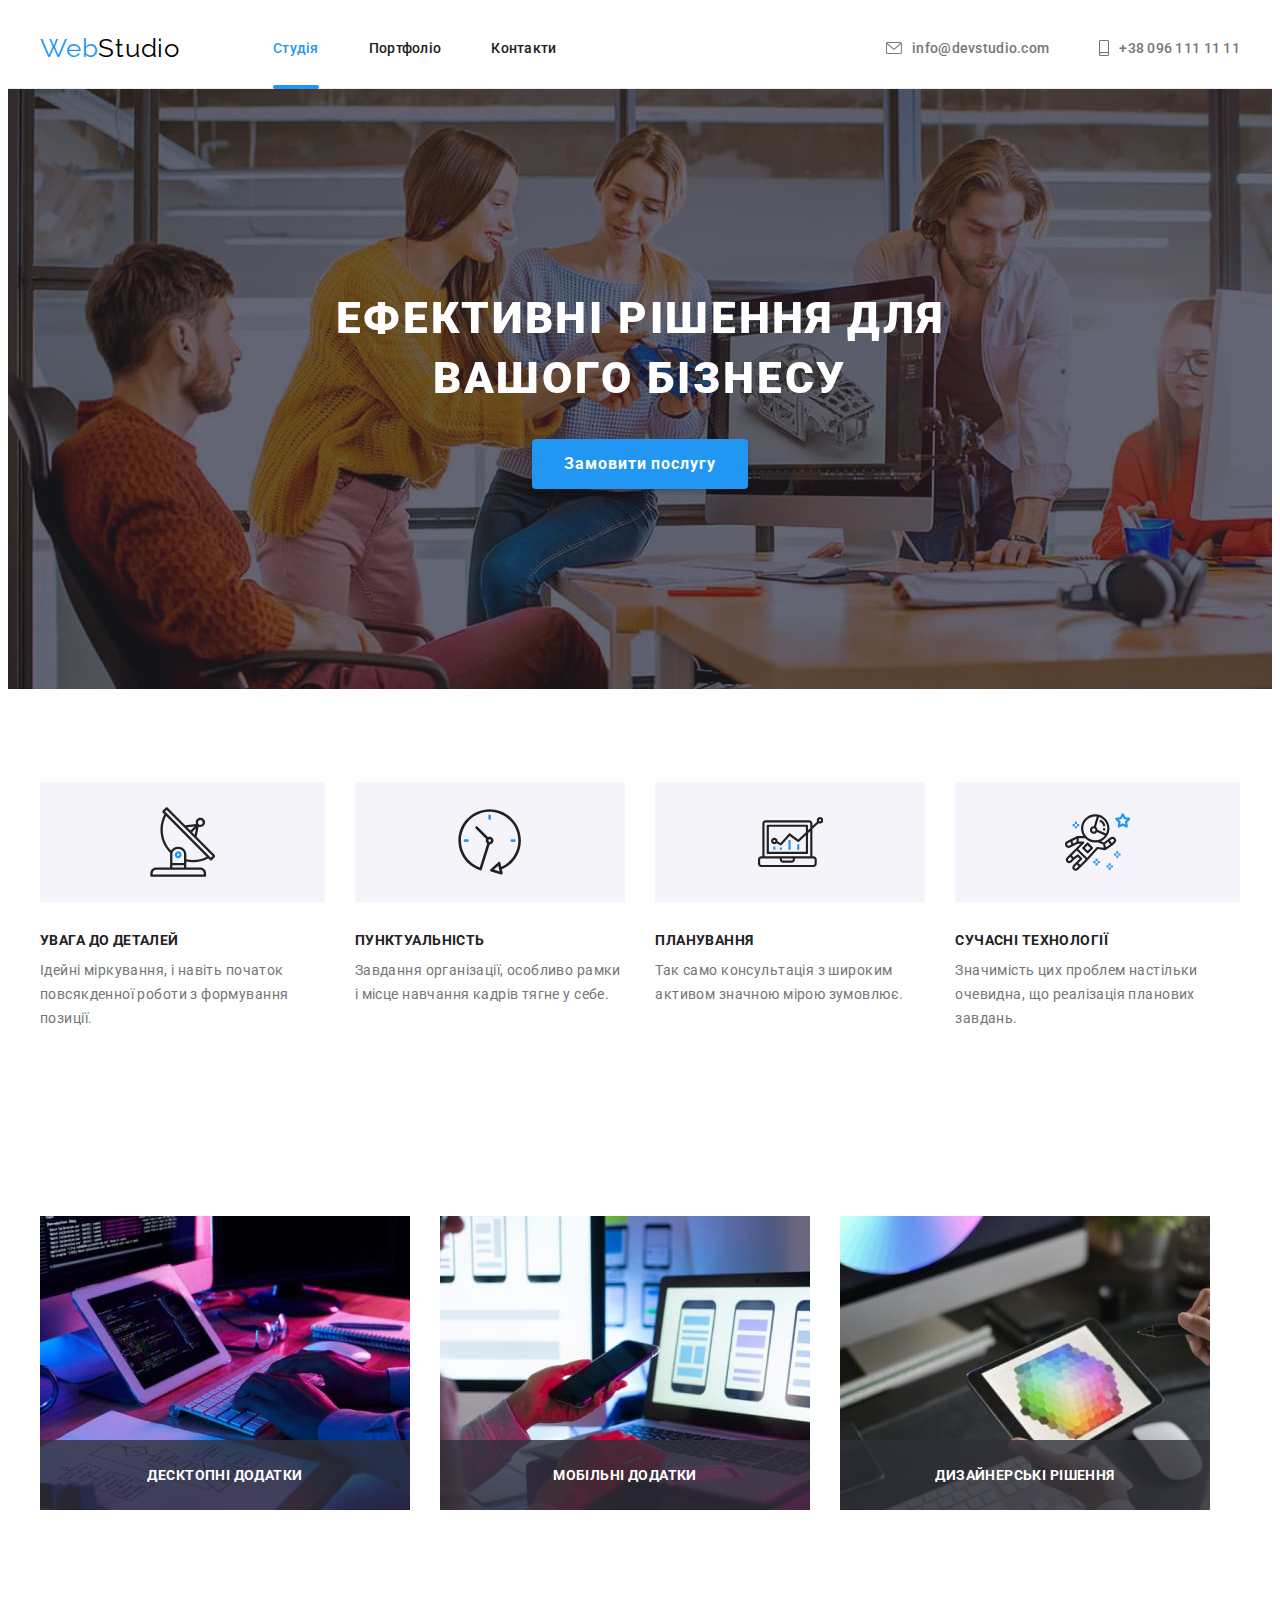
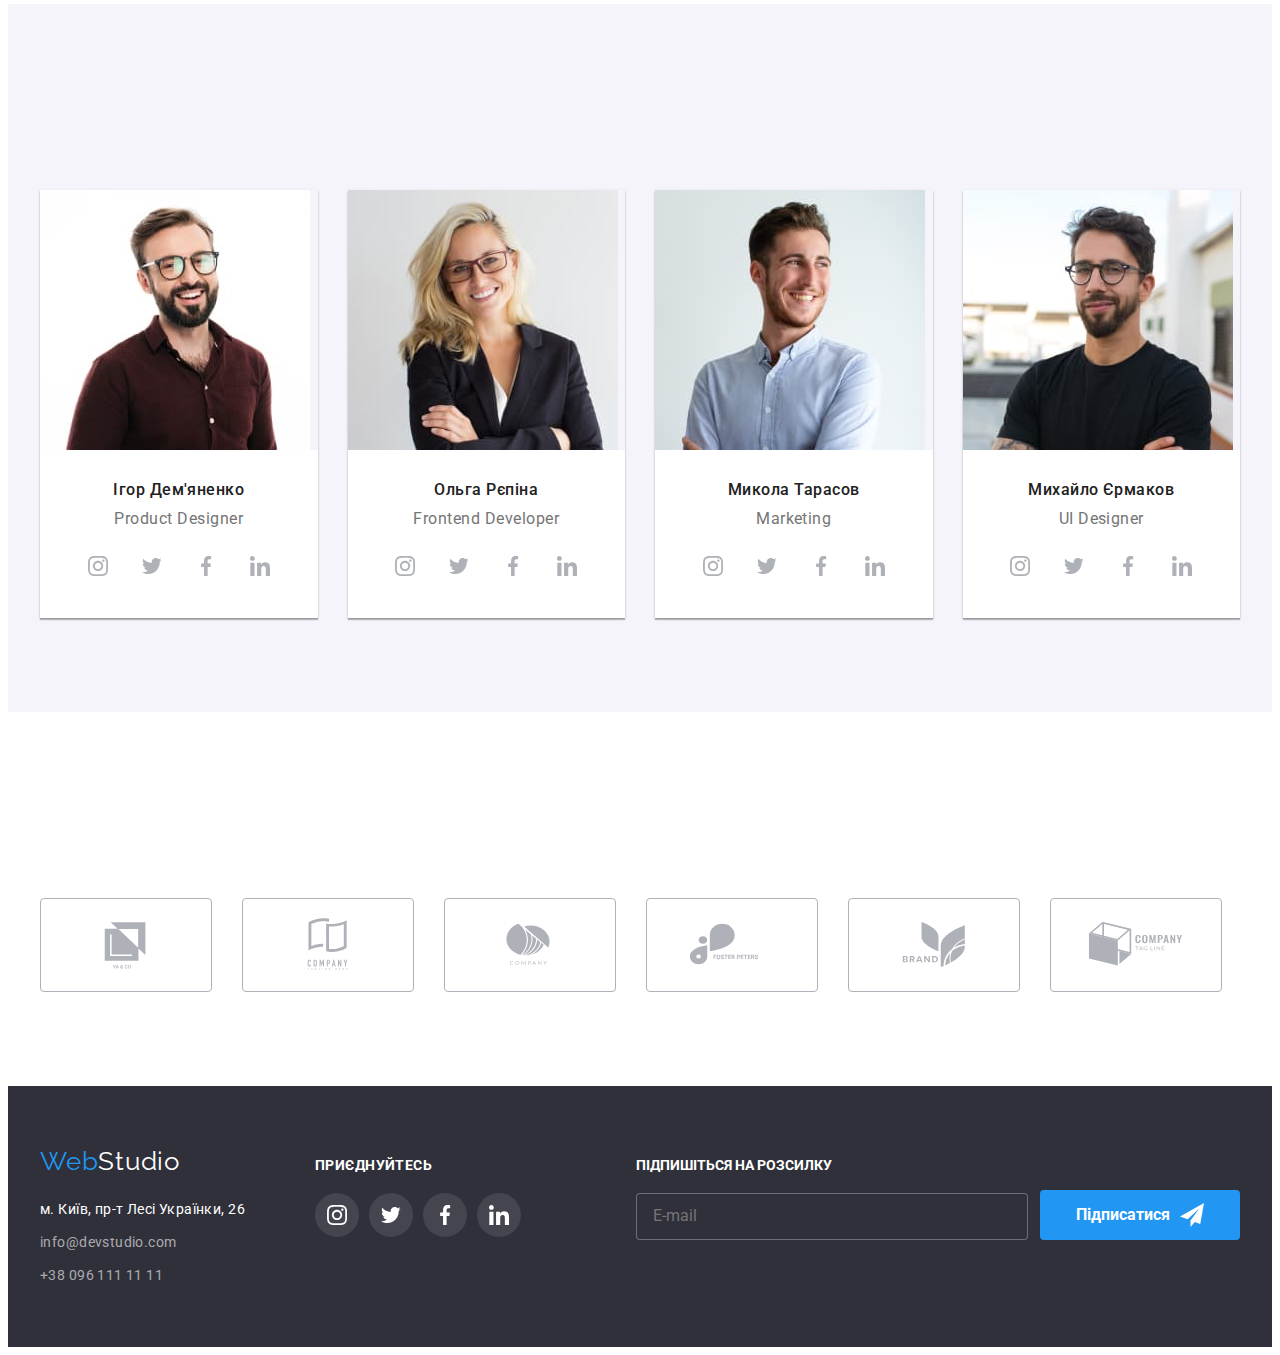
<file: index.html>
<!DOCTYPE html>
<html lang="uk">
  <head>
    <meta charset="UTF-8" />
    <meta http-equiv="X-UA-Compatible" content="IE=edge" />
    <meta name="viewport" content="width=device-width, initial-scale=1.0" />
    <link rel="preconnect" href="https://fonts.googleapis.com" />
    <link rel="preconnect" href="https://fonts.gstatic.com" crossorigin />
    <link
      rel="stylesheet"
      href="https://cdnjs.cloudflare.com/ajax/libs/modern-normalize/1.1.0/modern-normalize.min.css"
      integrity="sha512-wpPYUAdjBVSE4KJnH1VR1HeZfpl1ub8YT/NKx4PuQ5NmX2tKuGu6U/JRp5y+Y8XG2tV+wKQpNHVUX03MfMFn9Q=="
      crossorigin="anonymous"
      referrerpolicy="no-referrer"
    />
    <link
      href="https://fonts.googleapis.com/css2?family=Raleway:wght@700&family=Roboto:wght@400;500;700;900&display=swap"
      rel="stylesheet"
    />
    <link href="https://unpkg.com/aos@2.3.1/dist/aos.css" rel="stylesheet" />
    <link rel="stylesheet" href="./css/style.css" />
    <title>Студія</title>
  </head>
  <body>
    <!-- Шапка сторінки -->
    <header class="header">
      <div class="container header-container">
        <nav class="nav">
          <a lang="en" href="./index.html" class="logo">Web<span class="accent">Studio</span></a>
          <ul class="header-nav">
            <li class="header-nav-list"><a href="./index.html" class="link current">Студія</a></li>
            <li class="header-nav-list"><a href="./portfolio.html" class="link">Портфоліо</a></li>
            <li class="header-nav-list"><a href="#footer" class="link">Контакти</a></li>
          </ul>
        </nav>
        <ul class="header-list">
          <li>
            <a href="mail:info@devstudio.com" class="link">
              <svg class="icon-phone-envelope" width="16px" height="12px">
                <use href="./imges/symbol-defs.svg#icon-envelope"></use>
              </svg>
              info@devstudio.com</a
            >
          </li>
          <li>
            <a href="tel:+380961111111" class="link">
              <svg class="icon-phone-envelope" width="10px" height="16px">
                <use href="./imges/symbol-defs.svg#icon-smartphone"></use>
              </svg>
              +38 096 111 11 11</a
            >
          </li>
        </ul>
      </div>
    </header>
    <!-- Унікальний контент сторінки -->
    <main>
      <section class="hero">
        <div class="container" data-modal-open>
          <h1 class="hero-title" data-aos="flip-right">Ефективні рішення для вашого бізнесу</h1>
          <button type="button" class="hero-bn">Замовити послугу</button>
        </div>
      </section>
      <section class="features">
        <div class="container">
          <h2 class="features-title hidden">Особливості</h2>
          <ul class="feature-list">
            <li class="feature-item">
              <div class="item-box">
                <svg class="icon-feature" width="65.32px" height="70px">
                  <use href="./imges/symbol-defs.svg#icon-vectors"></use>
                </svg>
              </div>
              <h3 class="feature-title">УВАГА ДО ДЕТАЛЕЙ</h3>
              <p class="text">
                Ідейні міркування, і навіть початок повсякденної роботи з формування позиції.
              </p>
            </li>
            <li class="feature-item">
              <div class="item-box">
                <svg class="icon-feature" width="65.32px" height="70px">
                  <use href="./imges/symbol-defs.svg#icon-clock"></use>
                </svg>
              </div>
              <h3 class="feature-title">ПУНКТУАЛЬНІСТЬ</h3>
              <p class="text">
                Завдання організації, особливо рамки і місце навчання кадрів тягне у себе.
              </p>
            </li>
            <li class="feature-item">
              <div class="item-box">
                <svg class="icon-feature" width="65.32px" height="70px">
                  <use href="./imges/symbol-defs.svg#icon-computer"></use>
                </svg>
              </div>
              <h3 class="feature-title">ПЛАНУВАННЯ</h3>
              <p class="text">Так само консультація з широким активом значною мірою зумовлює.</p>
            </li>
            <li class="feature-item">
              <div class="item-box">
                <svg class="icon-feature" width="65.32px" height="70px">
                  <use href="./imges/symbol-defs.svg#icon-astronaut"></use>
                </svg>
              </div>
              <h3 class="feature-title">СУЧАСНІ ТЕХНОЛОГІЇ</h3>
              <p class="text">
                Значимість цих проблем настільки очевидна, що реалізація планових завдань.
              </p>
            </li>
          </ul>
        </div>
      </section>
      <section class="work">
        <div class="container">
          <h2 class="work-title" data-aos="zoom-in-down">Чим ми займаємося</h2>
          <ul class="work-pic">
            <li class="work-item">
              <img src="./imges/box1.jpg" width="370" alt="людина яка набирає комп'ютерний код" />
              <div class="work-addition"><p class="work-item text">Десктопні додатки</p></div>
            </li>
            <li class="work-item">
              <img src="./imges/box2.jpg" width="370" alt="людина створює дизайн сайту" />
              <div class="work-addition"><p class="work-item text">Мобільні додатки</p></div>
            </li>
            <li class="work-item">
              <img src="./imges/box3.jpg" width="370" alt="людина вибирає колір на планшеті" />
              <div class="work-addition"><p class="work-item text">Дизайнерські рішення</p></div>
            </li>
          </ul>
        </div>
      </section>
      <section class="team">
        <div class="container">
          <h2 class="team-title" data-aos="zoom-in-down">Наша команда</h2>
          <ul class="team-list">
            <li class="team-item">
              <img
                src="./imges/member1.jpg"
                width="270"
                alt="посміхаючийся чоловік в окулярах з каштановим кольором волосся"
              />
              <div class="team-meta">
                <h3 class="title">Ігор Дем'яненко</h3>
                <p lang="en" class="text">Product Designer</p>
                <ul class="team-soc-list">
                  <li class="team-icon-item">
                    <a class="team-soc-link" href="#"
                      ><svg class="icon-team" width="20px" height="20px">
                        <use href="./imges/symbol-defs.svg#icon-instagram"></use>
                      </svg>
                    </a>
                  </li>
                  <li class="team-icon-item">
                    <a class="team-soc-link" href="#"
                      ><svg class="icon-team" width="20px" height="20px">
                        <use href="./imges/symbol-defs.svg#icon-Group"></use>
                      </svg>
                    </a>
                  </li>
                  <li class="team-icon-item">
                    <a class="team-soc-link" href="#"
                      ><svg class="icon-team" width="20px" height="20px">
                        <use href="./imges/symbol-defs.svg#icon-facebook"></use>
                      </svg>
                    </a>
                  </li>
                  <li class="team-icon-item">
                    <a class="team-soc-link" href="#"
                      ><svg class="icon-team" width="20px" height="20px">
                        <use href="./imges/symbol-defs.svg#icon-linkedin"></use>
                      </svg>
                    </a>
                  </li>
                </ul>
              </div>
            </li>
            <li class="team-item">
              <img
                src="./imges/member2.jpg"
                width="270"
                alt="посміхаючийся жінка в окулярах з світлим кольором волосся"
              />
              <div class="team-meta">
                <h3 class="title">Ольга Рєпіна</h3>
                <p lang="en" class="text">Frontend Developer</p>
                <ul class="team-soc-list">
                  <li class="team-icon-item">
                    <a class="team-soc-link" href="#">
                      <svg class="icon-team" width="20px" height="20px">
                        <use href="./imges/symbol-defs.svg#icon-instagram"></use>
                      </svg>
                    </a>
                  </li>
                  <li class="team-icon-item">
                    <a class="team-soc-link" href="#"
                      ><svg class="icon-team" width="20px" height="20px">
                        <use href="./imges/symbol-defs.svg#icon-Group"></use>
                      </svg>
                    </a>
                  </li>
                  <li class="team-icon-item">
                    <a class="team-soc-link" href="#"
                      ><svg class="icon-team" width="20px" height="20px">
                        <use href="./imges/symbol-defs.svg#icon-facebook"></use>
                      </svg>
                    </a>
                  </li>
                  <li class="team-icon-item">
                    <a class="team-soc-link" href="#"
                      ><svg class="icon-team" width="20px" height="20px">
                        <use href="./imges/symbol-defs.svg#icon-linkedin"></use>
                      </svg>
                    </a>
                  </li>
                </ul>
              </div>
            </li>
            <li class="team-item">
              <img
                src="./imges/member3.jpg"
                width="270"
                alt="посміхаючийся чоловік з каштановим кольором волосся"
              />
              <div class="team-meta">
                <h3 class="title">Микола Тарасов</h3>
                <p lang="en" class="text">Marketing</p>
                <ul class="team-soc-list">
                  <li class="team-icon-item">
                    <a class="team-soc-link" href="#"
                      ><svg class="icon-team" width="20px" height="20px">
                        <use href="./imges/symbol-defs.svg#icon-instagram"></use>
                      </svg>
                    </a>
                  </li>
                  <li class="team-icon-item">
                    <a class="team-soc-link" href="#"
                      ><svg class="icon-team" width="20px" height="20px">
                        <use href="./imges/symbol-defs.svg#icon-Group"></use>
                      </svg>
                    </a>
                  </li>
                  <li class="team-icon-item">
                    <a class="team-soc-link" href="#"
                      ><svg class="icon-team" width="20px" height="20px">
                        <use href="./imges/symbol-defs.svg#icon-facebook"></use>
                      </svg>
                    </a>
                  </li>
                  <li class="team-icon-item">
                    <a class="team-soc-link" href="#"
                      ><svg class="icon-team" width="20px" height="20px">
                        <use href="./imges/symbol-defs.svg#icon-linkedin"></use>
                      </svg>
                    </a>
                  </li>
                </ul>
              </div>
            </li>
            <li class="team-item">
              <img
                src="./imges/member4.jpg"
                width="270"
                alt="посміхаючийся чоловік з чорним кольором волосся"
              />
              <div class="team-meta">
                <h3 class="title">Михайло Єрмаков</h3>
                <p lang="en" class="text">UI Designer</p>
                <ul class="team-soc-list">
                  <li class="team-icon-item">
                    <a class="team-soc-link" href="#"
                      ><svg class="icon-team" width="20px" height="20px">
                        <use href="./imges/symbol-defs.svg#icon-instagram"></use>
                      </svg>
                    </a>
                  </li>
                  <li class="team-icon-item">
                    <a class="team-soc-link" href="#"
                      ><svg class="icon-team" width="20px" height="20px">
                        <use href="./imges/symbol-defs.svg#icon-Group"></use>
                      </svg>
                    </a>
                  </li>
                  <li class="team-icon-item">
                    <a class="team-soc-link" href="#"
                      ><svg class="icon-team" width="20px" height="20px">
                        <use href="./imges/symbol-defs.svg#icon-facebook"></use>
                      </svg>
                    </a>
                  </li>
                  <li class="team-icon-item">
                    <a class="team-soc-link" href="#"
                      ><svg class="icon-team" width="20px" height="20px">
                        <use href="./imges/symbol-defs.svg#icon-linkedin"></use>
                      </svg>
                    </a>
                  </li>
                </ul>
              </div>
            </li>
          </ul>
        </div>
      </section>
      <section class="clients">
        <div class="container">
          <h2 class="clients-title" data-aos="zoom-in-down">Постійні клієнти</h2>
          <ul class="clients-list">
            <li>
              <a href="#" class="clients-link"
                ><svg class="icon-clients" width="106px" height="60px">
                  <use href="./imges/symbol-defs.svg#icon-yaco"></use>
                </svg>
              </a>
            </li>
            <li>
              <a href="#" class="clients-link"
                ><svg class="icon-clients" width="106px" height="60px">
                  <use href="./imges/symbol-defs.svg#icon-tagline"></use>
                </svg>
              </a>
            </li>
            <li>
              <a href="#" class="clients-link"
                ><svg class="icon-clients" width="106px" height="60px">
                  <use href="./imges/symbol-defs.svg#icon-company"></use>
                </svg>
              </a>
            </li>
            <li>
              <a href="#" class="clients-link"
                ><svg class="icon-clients" width="106px" height="60px">
                  <use href="./imges/symbol-defs.svg#icon-foster"></use>
                </svg>
              </a>
            </li>
            <li>
              <a href="#" class="clients-link"
                ><svg class="icon-clients" width="106px" height="60px">
                  <use href="./imges/symbol-defs.svg#icon-brand"></use>
                </svg>
              </a>
            </li>
            <li>
              <a href="#" class="clients-link"
                ><svg class="icon-clients" width="106px" height="60px">
                  <use href="./imges/symbol-defs.svg#icon-company-tag"></use>
                </svg>
              </a>
            </li>
          </ul>
        </div>
      </section>
    </main>
    <!-- Підвал сторінки -->
    <footer id="footer" class="footer">
      <div class="container footer-flex">
        <div class="footer-address">
          <a lang="en" href="/index.html" class="logo footer-logo"
            >Web<span class="accent footer-accent">Studio</span></a
          >
          <address class="footer-box">
            <ul class="footer-list">
              <li class="footer-item">
                <a
                  class="map"
                  href="https://goo.gl/maps/xNe1UYbnAimfx9WL7"
                  target="_blank"
                  rel="noopener noreferrer"
                  >м. Київ, пр-т Лесі Українки, 26</a
                >
              </li>
              <li class="footer-item">
                <a class="link" href="mailto:info@devstudio.com">info@devstudio.com</a>
              </li>
              <li class="footer-item">
                <a class="link tell" href="tel:+380961111111">+38 096 111 11 11</a>
              </li>
            </ul>
          </address>
        </div>
        <div class="footer-icon">
          <p class="footer-text">приєднуйтесь</p>
          <ul class="icon-footer-list">
            <li class="icon-soc-item">
              <a class="icon-soc-footer" href="#"
                ><svg class="icon-footer" width="20px" height="20px">
                  <use href="./imges/symbol-defs.svg#icon-instagram"></use>
                </svg>
              </a>
            </li>
            <li class="icon-soc-item">
              <a class="icon-soc-footer" href="#"
                ><svg class="icon-footer" width="20px" height="20px">
                  <use href="./imges/symbol-defs.svg#icon-Group"></use>
                </svg>
              </a>
            </li>
            <li class="icon-soc-item">
              <a class="icon-soc-footer" href="#"
                ><svg class="icon-footer" width="20px" height="20px">
                  <use href="./imges/symbol-defs.svg#icon-facebook"></use>
                </svg>
              </a>
            </li>
            <li class="icon-soc-item">
              <a class="icon-soc-footer" href="#"
                ><svg class="icon-footer" width="20px" height="20px">
                  <use href="./imges/symbol-defs.svg#icon-linkedin"></use>
                </svg>
              </a>
            </li>
          </ul>
        </div>
          <form class="footer-field">
            <div class="field-email">
              <label for="user-email" class="footer-label"> Підпишіться на розсилку </label>
              <input
                type="email"
                name="footer-email"
                id="user-email"
                class="footer-input"
                placeholder="E-mail"
              />
            </div>
            <button type="submit" class="footer-submit">
              Підписатися
              <svg class="icon-sign" width="24px" height="24px">
                <use href="./imges/symbol-defs.svg#icon-icon-send"></use>
              </svg>
            </button>
          </form>
      </div>
    </footer>
    <div class="backdrop is-hidden" data-modal>
      <div class="modal">
        <button type="button" class="modal-bn" data-modal-close>
          <svg class="icon-close-black" width="18px" height="18px">
            <use href="./imges/symbol-defs.svg#icon-close-black"></use>
          </svg>
        </button>
        <form class="form-field">
          <h2 class="form-title">Залиште свої дані, ми вам передзвонимо</h2>
          <label for="form-name" class="label-form">Ім'я</label>
          <div class="feild-icon">
            <input type="text" name="form-name" id="form-name" class="input-form" />
            <svg class="icon-form" width="18px" height="18px">
              <use href="./imges/symbol-defs.svg#icon-person-form"></use>
            </svg>
          </div>

          <label for="form-tel" class="label-form">Телефон</label>
          <div class="feild-icon">
            <input type="tel" name="form-tel" id="form-tel" class="input-form" />
            <svg class="icon-form" width="18px" height="18px">
              <use href="./imges/symbol-defs.svg#icon-phone-form"></use>
            </svg>
          </div>

          <label for="form-email" class="label-form">Пошта</label>
          <div class="feild-icon">
            <input type="email" name="form-email" id="form-email" class="input-form" />
            <svg class="icon-form" width="18px" height="18px">
              <use href="./imges/symbol-defs.svg#icon-email-form"></use>
            </svg>
          </div>

          <label for="form-coment" class="label-form">Коментар</label>
          <textarea
            name="form-coment"
            id="form-coment"
            placeholder="Введіть текст"
            class="input-coment"
          ></textarea>

          <div class="form-check">
            <input type="checkbox" name="checkbox" id="checkbox" class="check-input hidden" />
            <label for="checkbox" class="check-label">Погоджуюся з розсилкою та приймаю
              <span><a href="#" class="checkbox-link">Умови договору</a></spa>
            </label>
          </div>
          <button type="submit" class="form-submit">Відправити</button>
        </form>
      </div>
    </div>
    <script src="https://unpkg.com/aos@2.3.1/dist/aos.js"></script>
    <script>
      AOS.init();
    </script>
    <script src="./js/modal.js"></script>
  </body>
</html>
</file>
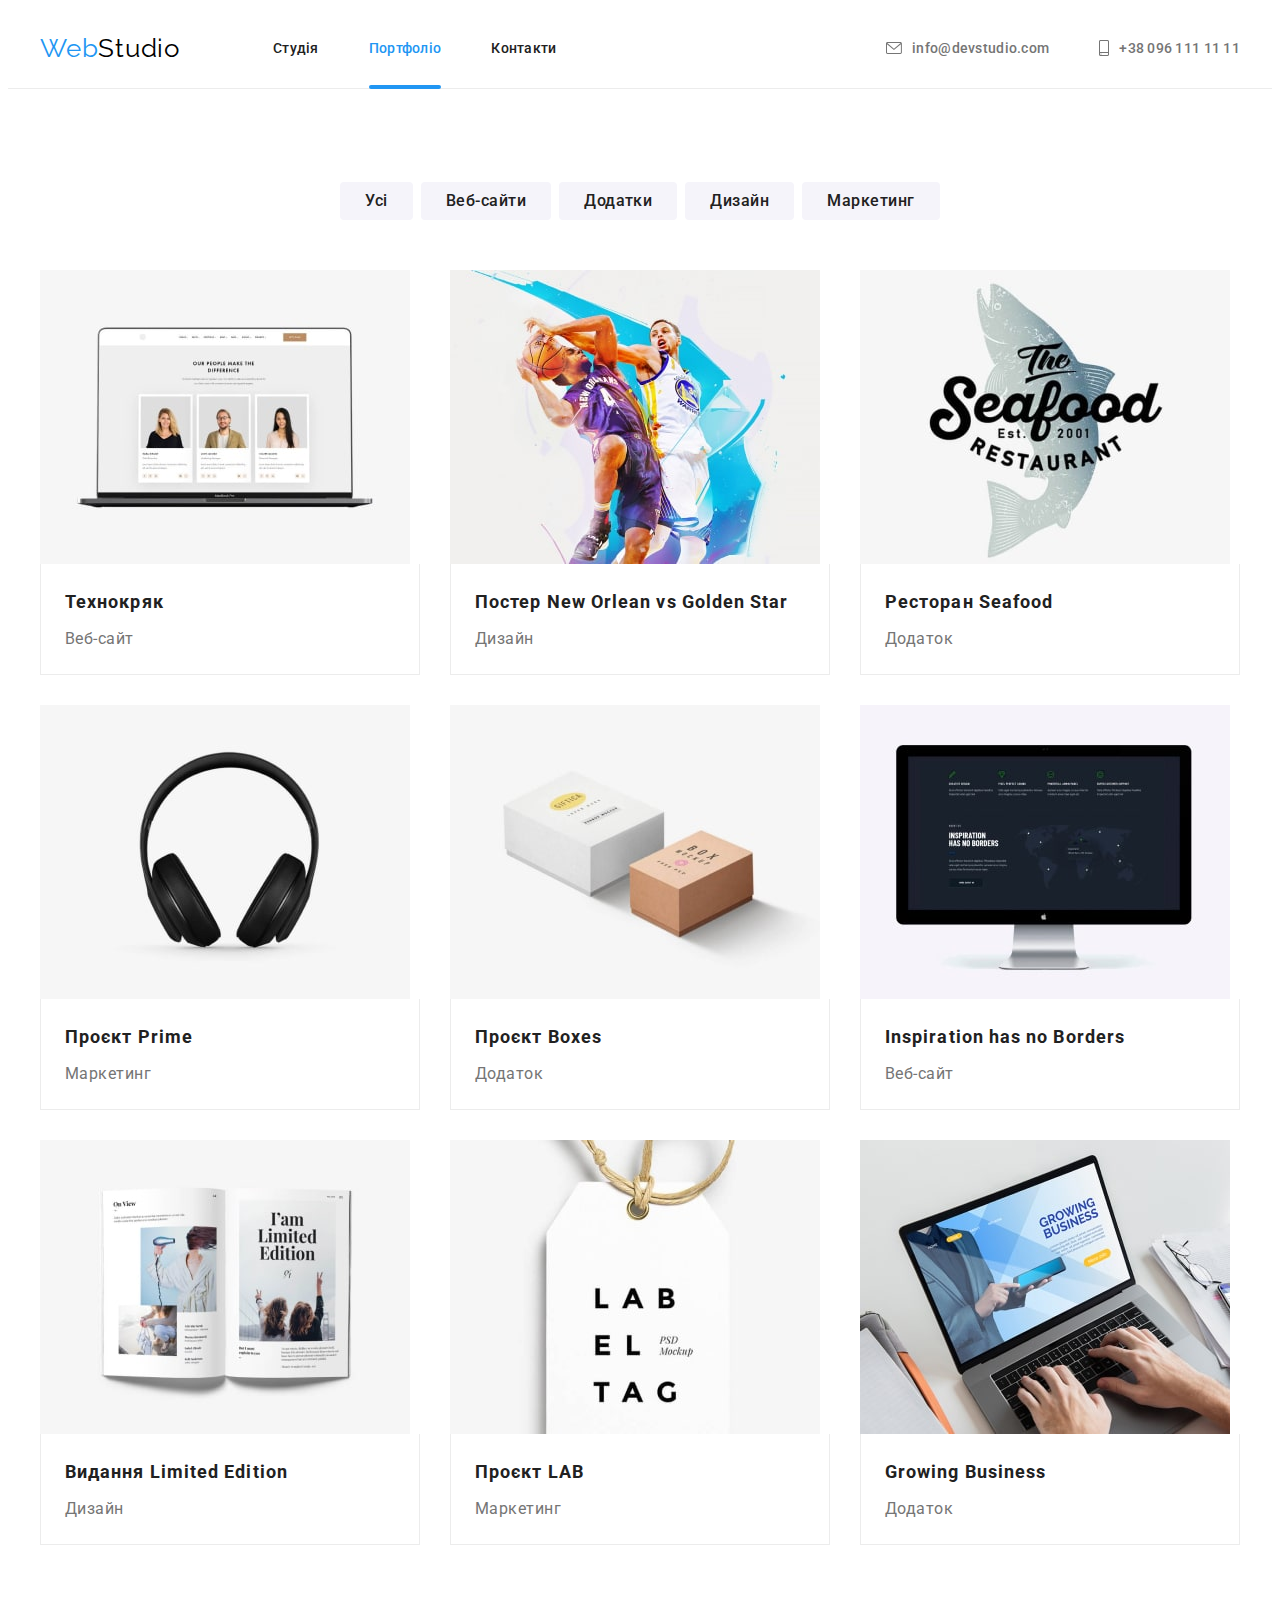
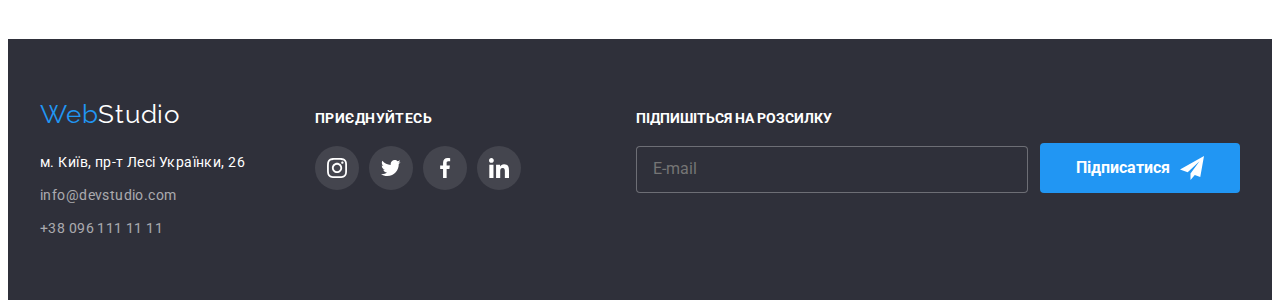
<file: portfolio.html>
<!DOCTYPE html>
<html lang="uk">
  <head>
    <meta charset="UTF-8" />
    <meta http-equiv="X-UA-Compatible" content="IE=edge" />
    <meta name="viewport" content="width=device-width, initial-scale=1.0" />
    <link rel="preconnect" href="https://fonts.googleapis.com" />
    <link rel="preconnect" href="https://fonts.gstatic.com" crossorigin />
    <link
      href="https://fonts.googleapis.com/css2?family=Raleway:wght@700&family=Roboto:wght@400;500;700;900&display=swap"
      rel="stylesheet"
    />
    <link
      rel="stylesheet"
      href="https://cdnjs.cloudflare.com/ajax/libs/modern-normalize/1.1.0/modern-normalize.min.css"
      integrity="sha512-wpPYUAdjBVSE4KJnH1VR1HeZfpl1ub8YT/NKx4PuQ5NmX2tKuGu6U/JRp5y+Y8XG2tV+wKQpNHVUX03MfMFn9Q=="
      crossorigin="anonymous"
      referrerpolicy="no-referrer"
    />
    <link href="https://unpkg.com/aos@2.3.1/dist/aos.css" rel="stylesheet">
    <link rel="stylesheet" href="./css/style.css" />
    <title>Портфоліо</title>
  </head>
  <body>
    <!-- Шапка сторінки -->
    <header class="header">
      <div class="container header-container">
        <nav class="nav">
          <a lang="en" href="./index.html" class="logo">Web<span class="accent">Studio</span></a>
          <ul class="header-nav">
            <li><a href="./index.html" class="link">Студія</a></li>
            <li><a href="./portfolio.html" class="link current">Портфоліо</a></li>
            <li><a href="#footer" class="link">Контакти</a></li>
          </ul>
        </nav>
        <ul class="header-list">
          <li>
            <a href="mailto:info@devstudio.com" class="link">
              <svg class="icon-phone-envelope" width="16px" height="12px">
                <use href="./imges/symbol-defs.svg#icon-envelope"></use>
              </svg>
              info@devstudio.com</a
            >
          </li>
          <li>
            <a href="tel:+380961111111" class="link">
              <svg class="icon-phone-envelope" width="10px" height="16px">
                <use href="./imges/symbol-defs.svg#icon-smartphone"></use>
              </svg>
              +38 096 111 11 11</a
            >
          </li>
        </ul>
      </div>
    </header>
    <!-- Унікальний контент -->
    <main>
      <section class="project">
        <div class="container">
          <h2 class="hidden">Наші проекти</h2>
          <ul class="project-items">
            <li><button type="button" class="project-bn">Усі</button></li>
            <li><button type="button" class="project-bn">Веб-сайти</button></li>
            <li><button type="button" class="project-bn">Додатки</button></li>
            <li><button type="button" class="project-bn">Дизайн</button></li>
            <li><button type="button" class="project-bn">Маркетинг</button></li>
          </ul>
          <ul class="project-list">
            <li class="project-item">
              <a href="#" class="project-link">
                <div class="project-thumb">
                  <img
                    src="./imges/project1.jpg"
                    width="370"
                    alt="на ком'ютері відкрито веб-сайт з зображенням трьох людей "
                  />
                  <div class="project-addition">
                    <p class="text">
                      Ресурс пропонує комплексні пропозиції з різним рівнем функціоналу та сервісів.
                      Все це дозволить відвідувачу отримати вичерпні відомості про компанію чи
                      приватну особу.
                    </p>
                  </div>
                </div>
                <div class="project-meta">
                  <h3 class="title">Технокряк</h3>
                  <p class="text">Веб-сайт</p>
                </div>
              </a>
            </li>
            <li class="project-item">
              <a href="#" class="project-link">
                <div class="project-thumb">
                  <img
                    src="./imges/project2.jpg"
                    width="370"
                    alt=" картинка з двома чоловіками, які грають в баскутбол"
                  />
                  <div class="project-addition">
                    <p class="text">
                      Ресурс пропонує комплексні пропозиції з різним рівнем функціоналу та сервісів.
                      Все це дозволить відвідувачу отримати вичерпні відомості про компанію чи
                      приватну особу.
                    </p>
                  </div>
                </div>
                <div class="project-meta">
                  <h3 class="title">Постер New Orlean vs Golden Star</h3>
                  <p class="text">Дизайн</p>
                </div>
              </a>
            </li>
            <li class="project-item">
              <a href="#" class="project-link">
                <div class="project-thumb">
                  <img
                    src="./imges/project3.jpg"
                    width="370"
                    alt="малюнок риби і поверх неї доготип ресторану"
                  />
                  <div class="project-addition">
                    <p class="text">
                      Ресурс пропонує комплексні пропозиції з різним рівнем функціоналу та сервісів.
                      Все це дозволить відвідувачу отримати вичерпні відомості про компанію чи
                      приватну особу.
                    </p>
                  </div>
                </div>
                <div class="project-meta">
                  <h3 class="title">Ресторан Seafood</h3>
                  <p class="text">Додаток</p>
                </div>
              </a>
            </li>
            <li class="project-item">
              <a href="#" class="project-link">
                <div class="project-thumb">
                  <img src="./imges/project4.jpg" width="370" alt="чорні, великі навушники" />
                  <div class="project-addition">
                    <p class="text">
                      Ресурс пропонує комплексні пропозиції з різним рівнем функціоналу та сервісів.
                      Все це дозволить відвідувачу отримати вичерпні відомості про компанію чи
                      приватну особу.
                    </p>
                  </div>
                </div>
                <div class="project-meta">
                  <h3 class="title">Проєкт Prime</h3>
                  <p class="text">Маркетинг</p>
                </div>
              </a>
            </li>
            <li class="project-item">
              <a href="#" class="project-link">
                <div class="project-thumb">
                  <img src="./imges/project5.jpg" width="370" alt="дві коробки" />
                  <div class="project-addition">
                    <p class="text">
                      Ресурс пропонує комплексні пропозиції з різним рівнем функціоналу та сервісів. Все
                      це дозволить відвідувачу отримати вичерпні відомості про компанію чи приватну
                      особу.
                    </p>
                  </div>
                </div>
                <div class="project-meta">
                  <h3 class="title">Проєкт Boxes</h3>
                  <p class="text">Додаток</p>
                </div>
              </a>
            </li>
            <li class="project-item">
              <a href="#" class="project-link">
                <div class="project-thumb">
                  <img
                    src="./imges/project6.jpg"
                    width="370"
                    alt="ком'ютер на якому відкрито веб-сайт"
                  />
                  <div class="project-addition">
                    <p class="text">
                      Ресурс пропонує комплексні пропозиції з різним рівнем функціоналу та сервісів. Все
                      це дозволить відвідувачу отримати вичерпні відомості про компанію чи приватну
                      особу.
                    </p>
                  </div>
                </div>
                <div class="project-meta">
                  <h3 class="title">Inspiration has no Borders</h3>
                  <p class="text">Веб-сайт</p>
                </div>
              </a>
            </li>
            <li class="project-item">
              <a href="#" class="project-link">
                <div class="project-thumb">
                  <img src="./imges/project7.jpg" width="370" alt="книга з картинкою двух жінок" />
                  <div class="project-addition">
                    <p class="text">
                      Ресурс пропонує комплексні пропозиції з різним рівнем функціоналу та сервісів. Все
                      це дозволить відвідувачу отримати вичерпні відомості про компанію чи приватну
                      особу.
                    </p>
                  </div>
                </div>
                <div class="project-meta">
                  <h3 class="title">Видання Limited Edition</h3>
                  <p class="text">Дизайн</p>
                </div>
              </a>
            </li>
            <li class="project-item">
              <a href="#" class="project-link">
                <div class="project-thumb">
                  <img src="./imges/project8.jpg" width="370" alt="бірка з назвою магазину" />
                  <div class="project-addition">
                    <p class="text">
                      Ресурс пропонує комплексні пропозиції з різним рівнем функціоналу та сервісів. Все
                      це дозволить відвідувачу отримати вичерпні відомості про компанію чи приватну
                      особу.
                    </p>
                  </div>
                </div>
                <div class="project-meta">
                  <h3 class="title">Проєкт LAB</h3>
                  <p class="text">Маркетинг</p>
                </div>
              </a>
            </li>
            <li class="project-item">
              <a href="#" class="project-link">
                <div class="project-thumb">
                  <img
                    src="./imges/project9.jpg"
                    width="370"
                    alt="ком'ютер на якому відкрито додаток про бізнес"
                  />
                  <div class="project-addition">
                    <p class="text">
                      Ресурс пропонує комплексні пропозиції з різним рівнем функціоналу та сервісів. Все
                      це дозволить відвідувачу отримати вичерпні відомості про компанію чи приватну
                      особу.
                    </p>
                  </div>
                </div>
                <div class="project-meta">
                  <h3 class="title">Growing Business</h3>
                  <p class="text">Додаток</p>
                </div>
              </a>
            </li>
          </ul>
        </div>
      </section>
    </main>
    <!-- Підвал сторінки -->
    <footer id="footer" class="footer">
      <div class="container footer-flex">
        <div class="footer-address">
          <a lang="en" href="/index.html" class="logo footer-logo"
            >Web<span class="accent footer-accent">Studio</span></a
          >
          <address class="footer-box">
            <ul class="footer-list">
              <li class="footer-item">
                <a
                  class="map"
                  href="https://goo.gl/maps/xNe1UYbnAimfx9WL7"
                  target="_blank"
                  rel="noopener noreferrer"
                  >м. Київ, пр-т Лесі Українки, 26</a
                >
              </li>
              <li class="footer-item">
                <a class="link" href="mailto:info@devstudio.com">info@devstudio.com</a>
              </li>
              <li class="footer-item">
                <a class="link tell" href="tel:+380961111111">+38 096 111 11 11</a>
              </li>
            </ul>
          </address>
        </div>
        <div class="footer-icon">
          <p class="footer-text">приєднуйтесь</p>
          <ul class="icon-footer-list">
            <li class="icon-soc-item">
              <a class="icon-soc-footer" href="#"
                ><svg class="icon-footer" width="20px" height="20px">
                  <use href="./imges/symbol-defs.svg#icon-instagram"></use>
                </svg>
              </a>
            </li>
            <li class="icon-soc-item">
              <a class="icon-soc-footer" href="#"
                ><svg class="icon-footer" width="20px" height="20px">
                  <use href="./imges/symbol-defs.svg#icon-Group"></use>
                </svg>
              </a>
            </li>
            <li class="icon-soc-item">
              <a class="icon-soc-footer" href="#"
                ><svg class="icon-footer" width="20px" height="20px">
                  <use href="./imges/symbol-defs.svg#icon-facebook"></use>
                </svg>
              </a>
            </li>
            <li class="icon-soc-item">
              <a class="icon-soc-footer" href="#"
                ><svg class="icon-footer" width="20px" height="20px">
                  <use href="./imges/symbol-defs.svg#icon-linkedin"></use>
                </svg>
              </a>
            </li>
          </ul>
        </div>
          <form class="footer-field">
            <div class="field-email">
              <label for="user-email" class="footer-label"> Підпишіться на розсилку </label>
              <input
                type="email"
                name="footer-email"
                id="user-email"
                class="footer-input"
                placeholder="E-mail"
              />
            </div>
            <button type="submit" class="footer-submit">
              Підписатися
              <svg class="icon-sign" width="24px" height="24px">
                <use href="./imges/symbol-defs.svg#icon-icon-send"></use>
              </svg>
            </button>
          </form>
      </div>
    </footer>
  </body>
</html>
</file>
<file: css/style.css>
:root {
    --secondary-background: #F5F4FA;
    --footer-background: #2F303A;
    --text-color: #757575;
    --title-link-color: #212121;
    --hover-color: #2196F3;
    --footer-color: rgba(255, 255, 255, 0.6);
    --hero-font-family: 'Raleway', sans-serif;
}

body {
    background-color: #FFFFFF;
    font-family: 'Roboto', sans-serif;
    font-size: 14px;
}

h1,
h2,
h3,
h4,
h5,
h6 {
    color: var(--title-link-color);
    letter-spacing: 0.03em;
    margin: 0px;
}

ul {
    list-style: none;
    margin: 0;
    padding: 0;
}
img {
    display: block;
}
.text {
    color: var(--text-color);
    letter-spacing: 0.03em;
    margin: 0px;
}
.hidden {
    width: 1px;
    height: 1px;
    margin: -1px;
    border: 0;
    padding: 0;
    white-space: nowrap;
    clip-path: inset(100%);
    clip: rect(0 0 0 0);
    overflow: hidden;
}

.container {
    width: 1200px;
    padding: 0px 15px;
    /* outline: 2px solid red; */
    margin: 0px auto;
}

/* header */
.header {
    letter-spacing: 0.02em;
    border-bottom: 1px solid #ECECEC;
}
.header-container {
    display: flex;
    align-items: center;
}
.nav {
    display: flex;
    align-items: center;
}
 .logo {
    color: #2196F3;
    font-family: 'Raleway', sans-serif;
    font-size: 26px;
    line-height: 1.1923;
    letter-spacing: 0.03em;
    text-decoration: none;
}
.accent {
    color: #000000;
}
.header-nav {
    display: flex;
    gap: 50px;
    margin-left: 93px;
}
.header-nav-list {
}

.header-nav .link {
    color: var(--title-link-color);
    font-weight: 500;
    line-height: 1.1429;
    text-decoration: none;
    padding: 32px 0px;
    display: block;
    fill: #757575;
    transition: color 250ms cubic-bezier(0.4, 0, 0.2, 1);
}
.icon-phone-envelope {
    margin-right: 10px;
    fill: currentColor;
}
.header-nav .link:hover,
.header-nav .link:focus {
    color: var(--hover-color);
}
.header-nav .link.current {
    position: relative;
    display: block;
    color: #2196F3;
    padding: 32px 0px;
    /* outline: 2px solid orange; */
}

.header-nav .link.current::after {
    content: '';
    position: absolute;
    display: block;
    bottom: -1px;
    left: 0;
    background-color: #2196F3;
    width: 100%;
    height: 4px;
    border-radius: 2px;
}

.header-list {
    display: flex;
    gap: 50px;
    margin-left: auto;
}
.header-list .link {
    display: flex;
    align-items: center;
    color: var(--text-color);
    font-weight: 500;
    line-height: 1.1429;
    text-decoration: none;
    transition: color 250ms cubic-bezier(0.4, 0, 0.2, 1);
}
.header-list .link:hover,
.header-list .link:focus {
    color: var(--hover-color);
}
/* --------------Студія------------- */
/* hero */
.hero {
    max-width: 1600px;
    background-image: linear-gradient(
     rgba(47, 48, 58, 0.4),
     rgba(47, 48, 58, 0.4)
     ),
     url(../imges/hero.jpg);
    background-color: var(--footer-background);
    text-align: center;
    padding-top: 200px;
    padding-bottom: 200px;
    margin: 0 auto;
}
.hero-title {
    color: #FFFFFF;
    font-weight: 900;
    font-size: 44px;
    line-height: 1.3636;
    letter-spacing: 0.06em;
    text-transform: uppercase;
    width: 696px;
    margin: 0px auto 30px;
}
.hero-bn {
    color: #FFFFFF;
    font-family: inherit;
    font-weight: 700;
    font-size: 16px;
    line-height: 1.875;
    letter-spacing: 0.06em;
    text-align: center;
    border: none;
    background-color: #2196F3;
    box-shadow: 0px 4px 4px rgba(0, 0, 0, 0.15);
    border-radius: 4px;
    cursor: pointer;
    min-width: 216px;
    padding: 10px 32px;
    transition: background-color 250ms cubic-bezier(0.4, 0, 0.2, 1);
}
.hero-bn:hover,
.hero-bn:focus {
    background-color: #188CE8;
}

/* features */
.features {
    padding-top: 94px;
    padding-bottom: 94px;
}

.feature-title {
    line-height: 1.1429;
    text-transform: uppercase;
}

.feature-list {
    display: flex;
    gap: 30px;
}
.feature-item {
    
}
.item-box  {
    content: "";
    display: flex;
    height: 120px;
    background-color: var(--secondary-background);
    margin-bottom: 30px;
    justify-content: center;
    align-items: center;
}
.icon-feature {
    fill: #212121;
}

.feature-list .feature-title {
    font-size: 14px;
    margin-bottom: 10px;
}

.feature-list .text {
    line-height: 1.7143;
    min-width: 270px;
}
/* work */
.work {
    padding-bottom: 94px;
}

.work-title {
    font-size: 36px;
    line-height: 1.1667;
    text-align: center;
    margin-bottom: 50px;
}
.work-pic {
    display: flex;
    gap: 30px;
}
.work-item {
    /* width: calc((100% - 60px) / 3); */
    position: relative;
}
.work-addition {
    position: absolute;
    display: flex;
    bottom: 0;
    left: 0;
    width: 100%;
    min-height: 70px;

    background-color: rgba(47, 48, 58, 0.8);
    align-items: center;
    justify-content: center;
}

.work-addition .text {
    text-transform: uppercase;
    font-weight: 700; 
    font-size: 14px;
    line-height: 1.1429;
    color: #FFFFFF;
}

/* team */
.team {
    background-color: var(--secondary-background);
    padding-top: 94px;
    padding-bottom: 94px;
}
.team-title {
    font-size: 36px;
    line-height: 1.1667;
    text-align: center;

    margin-bottom: 50px;
}
.team-list {
    display: flex;
    gap: 30px;
}
.team-item {
    width: calc((100% - 90px) / 4);
    text-align: center;
    box-shadow: 0 2px 1px 0 rgba(0, 0, 0, 0.2),
    0 1px 1px 0 rgba(0, 0, 0, 0.14),
    0 1px 3px 0 rgba(0, 0, 0, 0.12);
}
.team-item > img {
    max-width: 100%;
    height: auto;
}
.team-meta {
    background-color: #FFFFFF;
    padding-top: 30px;
    padding-bottom: 30px;
}
.team-list .title {
    font-weight: 500;
    font-size: 16px;
    line-height: 1.1875;
    margin-bottom: 10px;
}
.team-list .text {
    font-size: 16px;
    line-height: 1.1875;
    margin-bottom: 16px;   
}
.team-soc-list {
    display: flex;
    gap: 10px;
    justify-content: center;
}
.team-icon-item {
    width: 44px;
    height: 44px;
}
.team-soc-link {
    display: flex;
    width: 100%;
    height: 100%;
    background-color: #FFFFFF;
    border-radius: 50%;
    justify-content: center;
    align-items: center;
    transition: background-color 250ms cubic-bezier(0.4, 0, 0.2, 1);
    
}
.icon-team {
    fill: #AFB1B8;
    transition: fill 250ms cubic-bezier(0.4, 0, 0.2, 1);
}
.team-soc-link:hover,
.team-soc-link:focus {
    background-color: #2196F3;
}
.team-soc-link:hover .icon-team,
.team-soc-link:focus .icon-team{
    fill: #FFFFFF;
}
/* clients */
.clients {
    padding-top: 94px;
    padding-bottom: 94px;
}
.clients-title {
    font-size: 36px; 
    line-height: 1.1666;
    text-align: center;
    margin-bottom: 50px;
}
.clients-list {
    display: flex;
    gap: 30px;
}
.clients-link {
    display: flex;
    content: "";
    width: 170px;
    height: 92px;
    background-color: #FFFFFF;
    border: 1px solid #AFB1B8;
    border-radius: 4px;
    justify-content: center;
    align-items: center;
    transition: border-color 250ms cubic-bezier(0.4, 0, 0.2, 1);
}

.icon-clients {
    fill: #AFB1B8;
    transition: fill 250ms cubic-bezier(0.4, 0, 0.2, 1);
}
.clients-link:hover,
.clients-link:focus {
    border-color: #2196F3;
}
.clients-link:hover .icon-clients,
.clients-link:focus .icon-clients {
    fill: #2196F3;
}
/* footer */
.footer {
    background-color: var(--footer-background);
    padding-top: 60px;
    padding-bottom: 60px;
}
.container.footer-flex {
    display: flex;
    justify-content: flex-start;
    align-items: baseline;
}

.footer-icon {
    margin-left: 70px;
}
.footer-logo {
    display: block;
    margin-bottom: 20px;
}
.footer-accent {
    color: #FFFFFF;
}
.footer-list {
    letter-spacing: 0.03em;
    font-style: normal;
}
.footer-item:not(:last-child) {
    margin-bottom: 9px;
}
.footer-list .map {
    color: #FFFFFF;
    font-weight: 400;
    line-height: 1.7143;
    text-decoration: none;
    transition: color 250ms cubic-bezier(0.4, 0, 0.2, 1);
}
.footer-list .map:hover,
.footer-list .map:focus {
    color: var(--hover-color);
}
.footer-list .link {
    color: rgba(255, 255, 255, 0.6);
    font-weight: 400;
    line-height: 1.7143;
    text-decoration: none;
    transition: color 250ms cubic-bezier(0.4, 0, 0.2, 1);
}
.footer-list .link:hover,
.footer-list .link:focus {
    color: var(--hover-color);
}
.footer-text {
    color: #FFFFFF;
    font-weight: 700;
    font-size: 14px;
    line-height: 1.1429;
    letter-spacing: 0.03em;
    margin-bottom: 20px;
    margin-top: 0;
    text-transform: uppercase;
}
.icon-footer-list {
    display: flex;
    gap: 10px;
}
.icon-soc-item {
    width: 44px;
    height: 44px;
}
.icon-soc-footer {
    display: flex;
    width: 100%;
    height: 100%;
    border-radius: 50%;
    background-color: rgba(255, 255, 255, 0.1);
    justify-content: center;
    align-items: center;
    transition: background-color 250ms cubic-bezier(0.4, 0, 0.2, 1);
}
.icon-footer {
    fill: #FFFFFF;
}
.icon-soc-footer:hover,
.icon-soc-footer:focus {
    background-color: #2196F3;
}
.footer-field {
    display: flex;
    align-items: flex-end;
    margin-left: auto;
}
.field-email {
    margin-right: 12px;
}

.footer-label {
    display: block;
    font-family: Roboto;
    font-weight: 700;
    font-size: 14px;
    line-height: 1.1429;
    color: #FFFFFF;
    text-transform: uppercase;
    margin-bottom: 20px;
}
.footer-input {
    display: block;
    padding: 15px 16px;
    width: 358px;
    border-radius: 4px;
    background-color: var(--footer-background);
    border: 1px solid rgba(255, 255, 255, 0.3);
    color: #FFFFFF;
}
.footer-input::placeholder {
    font-family: Roboto; 
    font-weight: 400;
    font-size: 16px;
    line-height: 20px;
}
.footer-submit {
    display: flex;
    align-items: center;
    justify-content: center;
    background-color: rgba(33, 150, 243, 1);
    min-width: 200px;
    height: 50px;
    border-radius: 4px;
    border: transparent;
    cursor: pointer;
    font-family: Roboto;
    font-weight: 700;
    font-size: 16px;
    line-height: 1.875;
    color: #FFFFFF;
    transition: background-color 250ms cubic-bezier(0.4, 0, 0.2, 1);
}
.icon-sign {
    margin-left: 10px;
    fill: #FFFFFF;
}
    
.footer-submit:hover,
.footer-submit:focus {
    background-color: #188CE8;
}




/* --------------Портфоліо------------- */
.project {
    padding-top: 94px;
    padding-bottom: 94px;
}

.project-items {
    display: flex;
    margin-bottom: 50px;
    justify-content: center;
    gap: 8px;
}

.project-bn {
    color: #212121;
    font-family: inherit;
    font-weight: 500;
    font-size: 16px;
    line-height: 1.625;
    text-align: center;
    letter-spacing: 0.03em;
    border: none;
    background-color: #F5F4FA;
    cursor: pointer;
    border-radius: 4px;
    padding: 6px 25px;
    transition: box-shadow 250ms cubic-bezier(0.4, 0, 0.2, 1),
    color 250ms cubic-bezier(0.4, 0, 0.2, 1),
    background-color 250ms cubic-bezier(0.4, 0, 0.2, 1);
}
.project-bn:hover,
.project-bn:focus {
    background-color: var(--hover-color);
    color: #FFFFFF;
    box-shadow: 0 2px 2px 0 rgba(0, 0, 0, 0.12),
    0 1px 2px 0 rgba(0, 0, 0, 0.08),
    0 3px 1px 0 rgba(0, 0, 0, 0.1);
}
.project-list {
    display: flex;
    flex-wrap: wrap;
    gap: 30px;
}
.project-item {
    width: calc((100% - 60px) / 3);
}


.project-link {
    text-decoration: none;
    transition: box-shadow 250ms cubic-bezier(0.4, 0, 0.2, 1);
}
.project-link:hover,
.project-link:focus {
    display: block;
    box-shadow: 0 4px 6px 0 rgba(0, 0, 0, 0.16),
    0 4px 4px 0 rgba(0, 0, 0, 0.06),
    0 1px 1px 0 rgba(0, 0, 0, 0.12);
}
.project-item > img {
    max-width: 100%;
    height: auto;
}
.project-list .title {
    font-size: 18px;
    line-height: 2;
    letter-spacing: 0.06em;
    margin-bottom: 4px;
}
.project-list .text {
    font-size: 16px;
    line-height: 1.875;
}
.project-meta {
    border: 1px solid #ECECEC;
    border-top: none;
    padding: 20px 24px;
}

.project-thumb {
    position: relative;
    overflow: hidden;
}
.project-addition {
    position: absolute;
    top: 0;
    left: 0;
    height: 100%;
    width: 100%;
    background-color: rgba(33, 150, 243, 0.9);
    padding: 63px 24px;
    transform: translateY(100%);
    transition: transform 250ms cubic-bezier(0.4, 0, 0.2, 1);
}

.project-addition .text {
    top: 50%;
    left: 50%;
    font-size: 18px;
    line-height: 1.5555;
    color: #FFFFFF;
    transition: transform 250ms cubic-bezier(0.4, 0, 0.2, 1);
}
.project-link:hover .project-addition {
    transform: translateY(0);
}



.backdrop {
    position: fixed;
    top: 0;
    width: 100%;
    height: 100%;
    background-color: rgba(0, 0, 0, 0.2);
    transition: opacity 300ms cubic-bezier(0.4, 0, 0.2, 1), visibility 300ms cubic-bezier(0.4, 0, 0.2, 1);
}
.modal {
    position: absolute;
    width: 528px;
    min-height: 581px;
    background-color: #FFFFFF;
    border-radius: 4px;
    top: 50%;
    left: 50%;
    transform: translate(-50%, -50%) scale(1);
    transition: transform 300ms cubic-bezier(0.4, 0, 0.2, 1);
}
.backdrop.is-hidden .modal {
    transform: translate(-50%, -50%) scale(1.3);
}

.modal-bn {
    position: absolute;
    right: 8px;
    top: 8px;
    background-color: transparent;
    border: 1px solid rgba(0, 0, 0, 0.1);
    border-radius: 50%;
    width: 30px;
    height: 30px;
    display: flex;
    align-items: center;
    justify-content: center;
    cursor: pointer;
    transition: fill 250ms cubic-bezier(0.4, 0, 0.2, 1);
}

.is-hidden {
    opacity: 0;
    visibility: hidden;
    pointer-events: none;
}


.modal-bn:hover,
.modal-bn:focus .icon-close-black {
    fill: var(--hover-color);
}

.form-field {
    display: flex;
    flex-direction: column;
    padding: 40px;
}

.form-title {
    display: flex;
    justify-content: center;
    font-family: Roboto;
    font-weight: 700;
    font-size: 20px; 
    line-height: 1.15;
    color: var(--title-link-color);
    margin-bottom: 12px;
}
.label-form {
    margin-bottom: 4px;
    font-family: Roboto;
    font-weight: 400;
    font-size: 12px;
    line-height: 1.1667;
    color: var(--text-color);
}

.feild-icon {
    position: relative;
    margin-bottom: 10px;
}


.icon-form {
    position: absolute;
    top: 11px;
    left: 12px;
    transition: fill 250ms cubic-bezier(0.4, 0, 0.2, 1);
}

.input-form {
    width: 100%;
    height: 40px;
    border-radius: 4px;
    border: 1px solid rgba(33, 33, 33, 0.2);
    padding-left: 35px;
    transition: background-color 250ms cubic-bezier(0.4, 0, 0.2, 1);
}
.input-form:focus {
    outline: none;
    border-color: #2196F3;
}
.input-form:focus + .icon-form {
    fill: #2196F3;
}

.input-coment {
    width: 100%;
    height: 40px;
    border-radius: 4px;
    border: 1px solid rgba(33, 33, 33, 0.2);
    padding: 12px 16px;
    height: 120px;
    resize: none;
    margin-bottom: 20px;
    transition: background-color 250ms cubic-bezier(0.4, 0, 0.2, 1);
}

.input-coment:focus {
    outline: none;
    border-color: #2196F3;
}

.input-coment::placeholder {
    font-family: Roboto;
    font-weight: 400;
    font-size: 12px;
    line-height: 1.1667;
    color: rgba(117, 117, 117, 0.5);
}
.form-check {
   display: flex;
   margin-bottom: 30px;
}
.check-input {
}
.check-label {
    display: flex;
    align-items: center;
    font-family: Roboto;
    font-weight: 400;
    font-size: 14px; 
    line-height: 1.7143;
    color: var(--text-color);
}

.check-label::before {
    display: inline-block;
    content: "";
    width: 16px;
    height: 15px;
    border: 2px solid #212121;
    border-radius: 2px;
    margin-right: 7px;

}
.check-input:checked + .check-label::before {
    border-color: #2196F3;
    background-color: #2196F3;
    background-image: url(../imges/icon\ check.svg);
    background-position: center;
    background-repeat: no-repeat;
    background-origin: border-box;
}

.checkbox-link {
    margin-left: 4px;
    color: #2196F3;
}
.form-submit {
    margin: auto;
    width: 200px;
    height: 50px;
    font-family: Roboto;
    font-weight: 700;
    font-size: 16px;
    line-height: 1.875;
    background-color: var(--hover-color);
    color: #FFFFFF;
    border: transparent;
    border-radius: 4px;
    cursor: pointer;
    box-shadow: 0 4px 4px 0 rgba(0, 0, 0, 0.15);
    transition: background-color 250ms cubic-bezier(0.4, 0, 0.2, 1);
}
.form-submit:hover,
.form-submit:focus {
    background-color: #188CE8;
}
</file>
